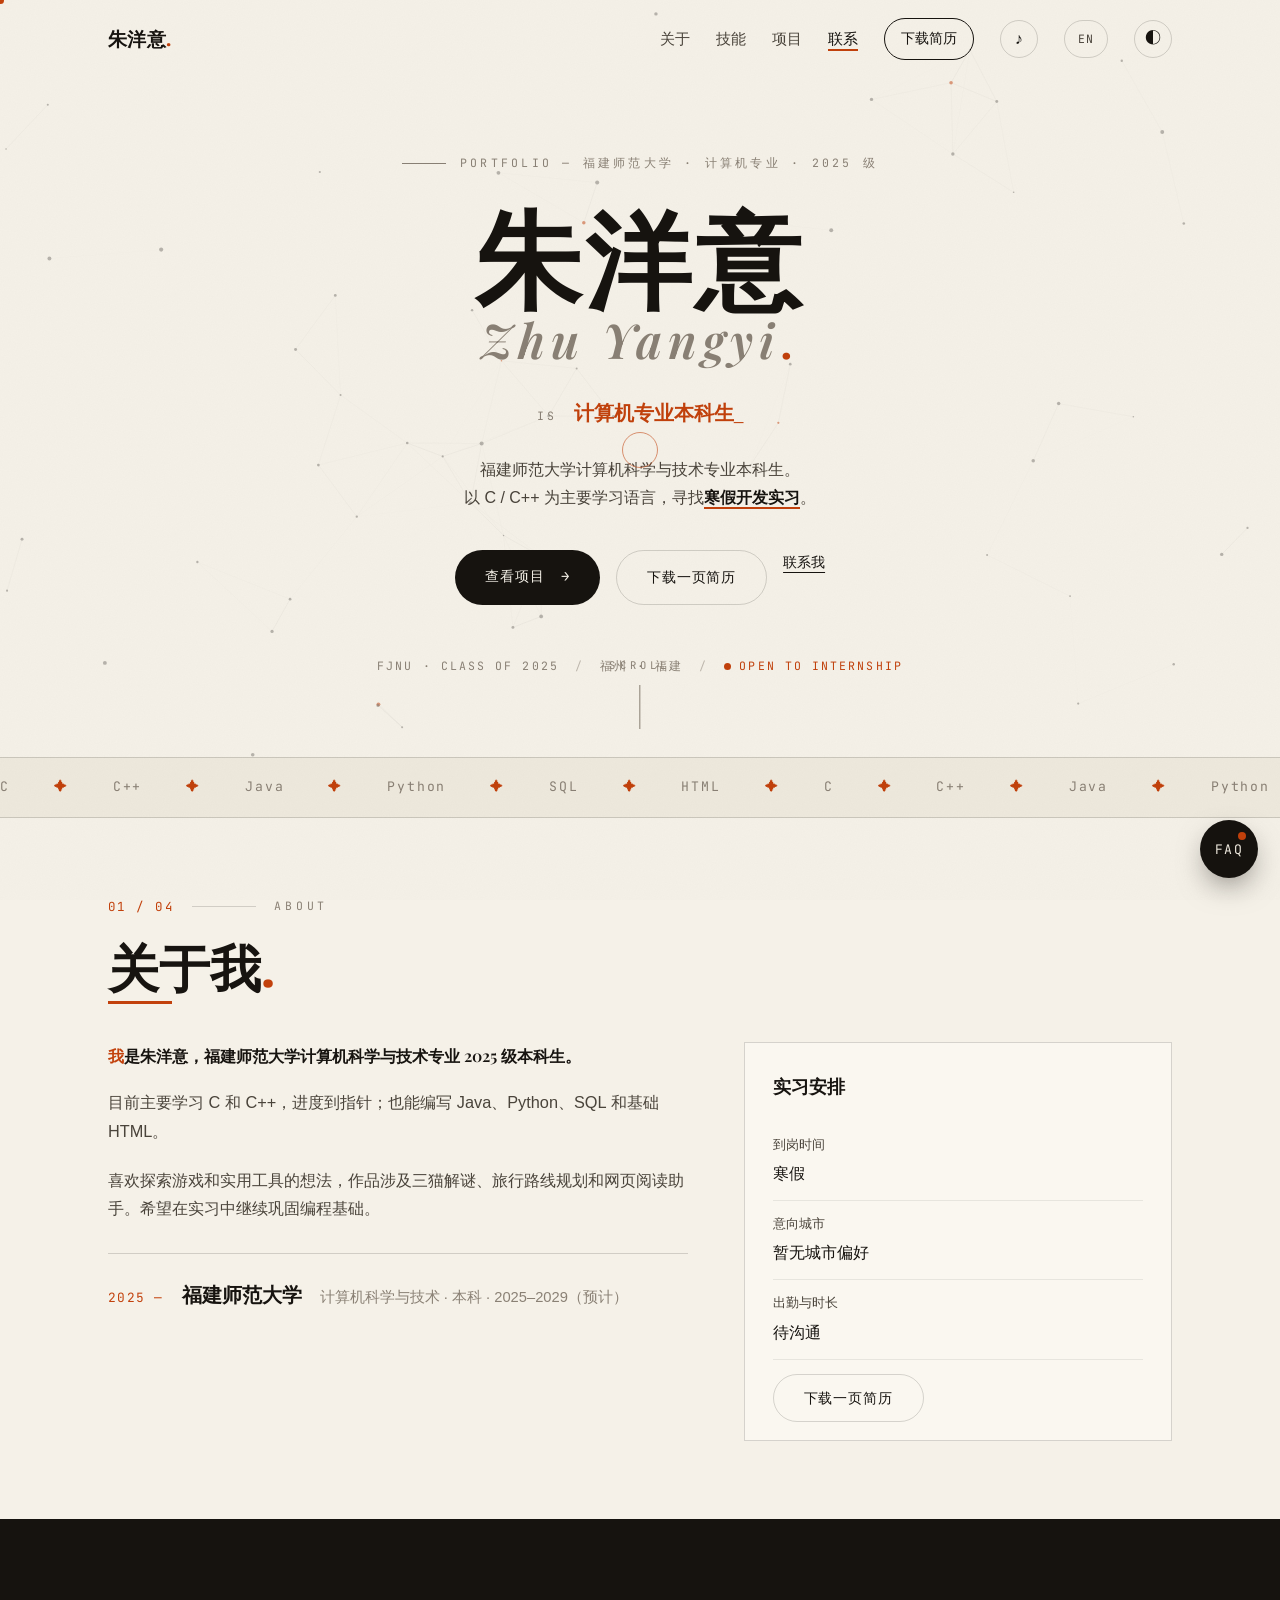
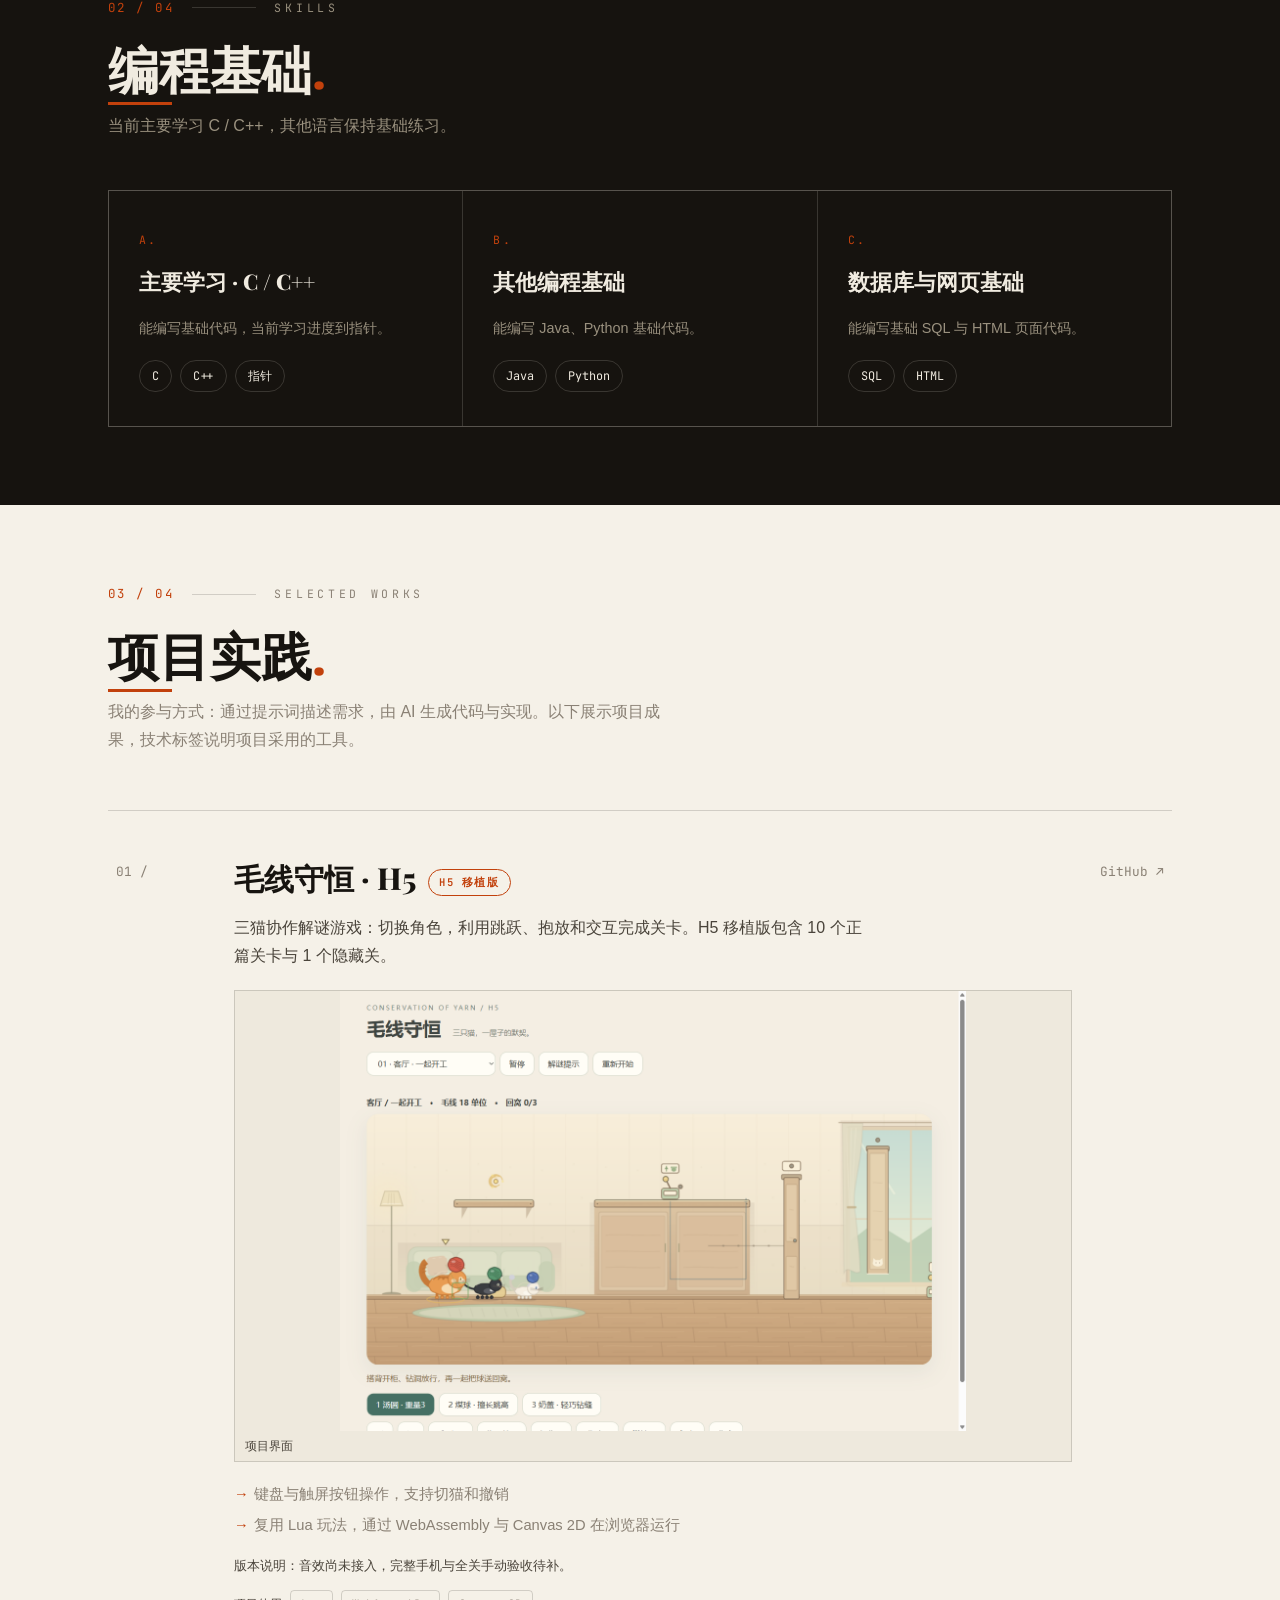
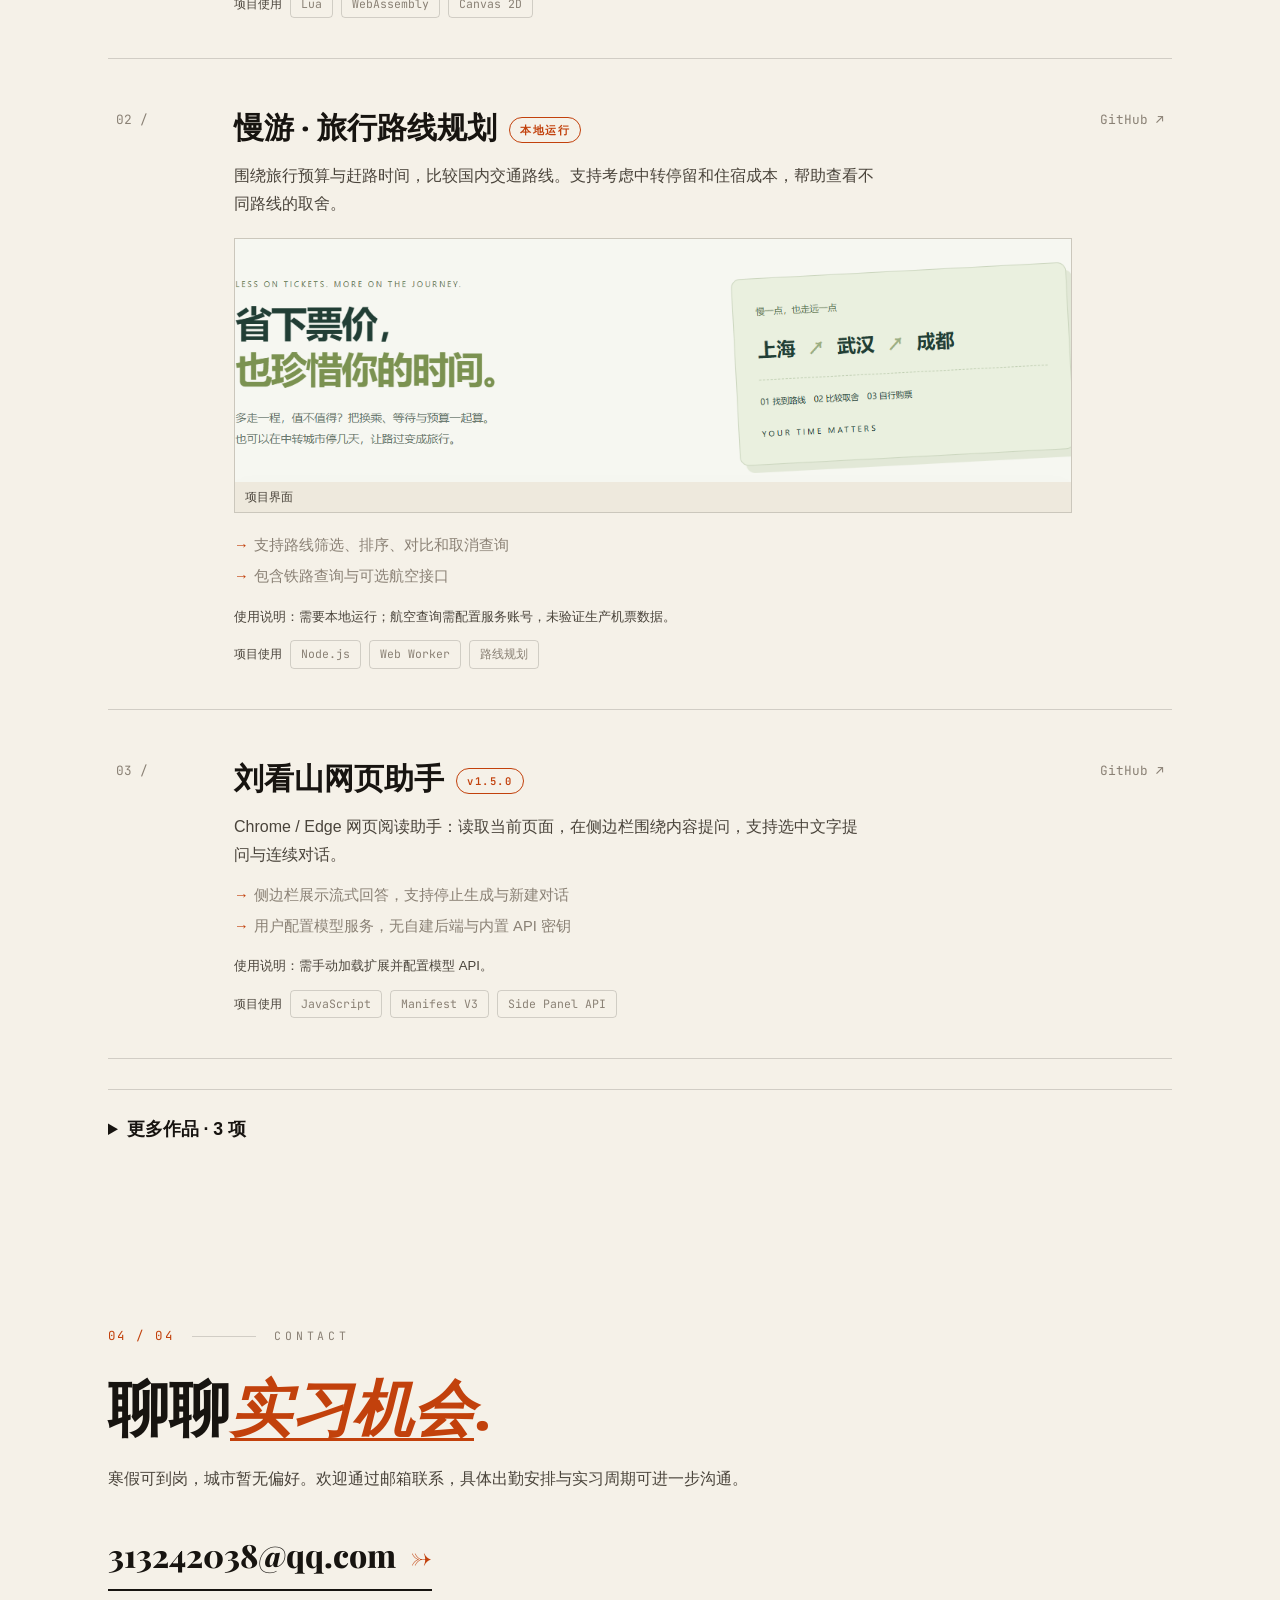
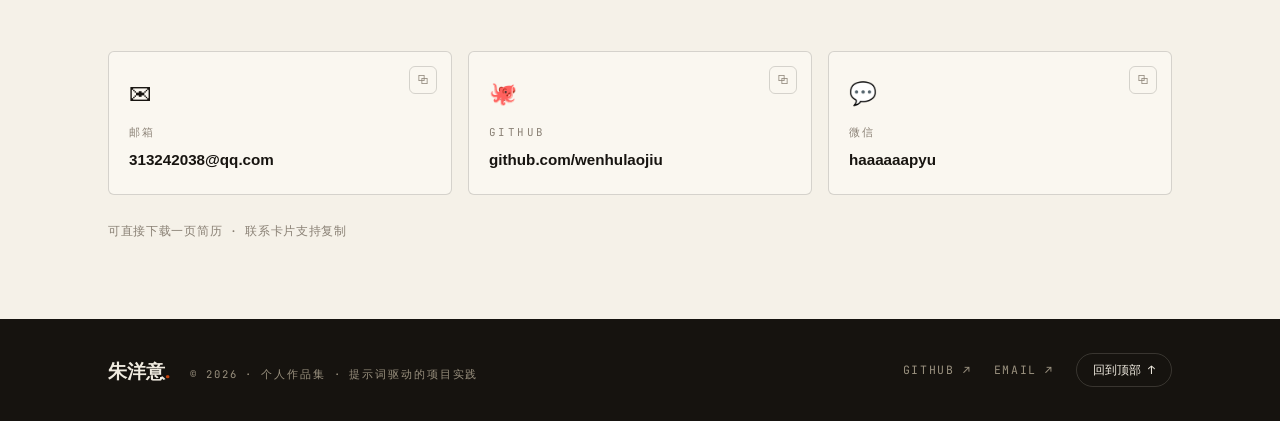
<file: index.html>
<!DOCTYPE html>
<html lang="zh-CN" data-theme="light">
<head>
  <meta charset="UTF-8" />
  <meta name="viewport" content="width=device-width, initial-scale=1.0" />
  <title>朱洋意 · 福建师范大学 · 计算机专业 | 个人作品集</title>
  <meta name="description" content="朱洋意，福建师范大学计算机专业本科生。C/C++ 基础与指针学习，提示词驱动的 AI 项目实践，寒假可到岗。" />
  <meta name="author" content="朱洋意" />
  <!-- 社交分享（微信/LinkedIn/X 卡片） -->
  <meta property="og:type" content="website" />
  <meta property="og:title" content="朱洋意 · 个人作品集 | Zhu Yangyi Portfolio" />
  <meta property="og:description" content="C/C++ 基础与指针学习 · 提示词驱动项目实践 · 寒假可到岗" />
  <meta property="og:url" content="https://wenhulaojiu.github.io/portfolio/" />
  <meta name="twitter:card" content="summary_large_image" />
  <meta name="twitter:image" content="https://wenhulaojiu.github.io/portfolio/og.png" />
  <meta property="og:image" content="https://wenhulaojiu.github.io/portfolio/og.png" />
  <meta property="og:image:width" content="1200" />
  <meta property="og:image:height" content="630" />
  <meta property="og:image:alt" content="朱洋意个人作品集 — 编辑风格站点，AI 辅助项目实践" />
  <meta name="theme-color" content="#f5f1e8" media="(prefers-color-scheme: light)" />
  <meta name="theme-color" content="#16130f" media="(prefers-color-scheme: dark)" />
  <link rel="canonical" href="https://wenhulaojiu.github.io/portfolio/" />
  <link rel="icon" href="data:image/svg+xml,<svg xmlns='http://www.w3.org/2000/svg' viewBox='0 0 100 100'><rect width='100' height='100' rx='18' fill='%2316130F'/><text x='50' y='68' font-size='52' text-anchor='middle' fill='%23F5F1E8' font-family='serif' font-weight='bold'>朱</text></svg>" />
  <!-- 字体自托管（Playfair Display + JetBrains Mono，共 ~570KB，浏览器缓存一次）；
       中文衬线走系统宋体（Songti SC / SimSun），无任何外部字体请求 -->
  <link rel="preload" href="fonts/f2.woff" as="font" type="font/woff" crossorigin />
  <link rel="preload" href="fonts/f4.woff" as="font" type="font/woff" crossorigin />
  <link rel="stylesheet" href="fonts/fonts.css" />
  <link rel="stylesheet" href="css/style.css" />
  <noscript><style>.reveal,.reveal-up{opacity:1!important;transform:none!important}.preloader{display:none!important}</style></noscript>
</head>
<body>

  <!-- 顶部阅读进度条 -->
  <div class="progress-bar" id="progressBar"></div>

  <!-- 开场载入动画 -->
  <div class="preloader" id="preloader">
    <div class="preloader-name">
      <span style="--i:0">朱</span><span style="--i:1">洋</span><span style="--i:2">意</span>
    </div>
    <div class="preloader-sub">PORTFOLIO · 2026</div>
  </div>

  <!-- ===== 导航 ===== -->
  <nav class="nav" id="nav">
    <div class="nav-inner">
      <a href="#top" class="nav-logo" data-i18n="nav.logo">朱洋意<span class="nav-logo-dot">.</span></a>
      <div class="nav-right">
        <ul class="nav-links" id="navLinks">
          <li><a href="#about" data-nav="about" data-i18n="nav.about">关于</a></li>
          <li><a href="#skills" data-nav="skills" data-i18n="nav.skills">技能</a></li>
          <li><a href="#projects" data-nav="projects" data-i18n="nav.projects">项目</a></li>
          <li><a href="#contact" data-nav="contact" data-i18n="nav.contact">联系</a></li>
        </ul>
        <a href="resume.pdf" download="朱洋意-简历.pdf" class="nav-cta" data-i18n="nav.cta">下载简历</a>
        <button class="music-btn" id="musicBtn" aria-pressed="false" aria-label="背景音乐" data-i18n-title="ui.music" title="背景音乐（点击开关）">
          <span class="music-icon">♪</span>
          <span class="eq" aria-hidden="true"><i></i><i></i><i></i></span>
        </button>
        <button class="lang-btn mono" id="langBtn" aria-label="切换语言 / Switch language" title="切换语言 / Switch language">EN</button>
        <button class="theme-toggle" id="themeToggle" aria-label="切换主题" title="切换主题">
          <span class="theme-icon">◐</span>
        </button>
        <button class="hamburger" id="hamburger" aria-label="菜单"><span></span><span></span></button>
      </div>
    </div>
  </nav>

  <!-- ===== HERO ===== -->
  <header class="hero" id="top">
    <canvas id="constellation"></canvas>
    <div class="hero-inner">
      <p class="hero-eyebrow mono"><span class="hero-rule"></span><span data-i18n="hero.eyebrow">PORTFOLIO — 福建师范大学 · 计算机专业 · 2025 级</span></p>
      <h1 class="hero-name serif">
        <span class="hero-line reveal-up" style="--d:.05s">朱洋意</span>
        <span class="hero-line hero-line-en reveal-up" style="--d:.18s">Zhu&nbsp;Yangyi<span class="hero-amp">.</span></span>
      </h1>
      <p class="hero-typing reveal-up" style="--d:.3s">
        <span class="mono hero-typing-label" data-i18n="hero.typingLabel">IS</span>
        <span class="typing serif" id="typing"></span><span class="cursor">_</span>
      </p>
      <p class="hero-desc reveal-up" style="--d:.42s" data-i18n="hero.desc">福建师范大学计算机科学与技术专业本科生。<br />以 C / C++ 为主要学习语言，寻找<strong>寒假开发实习</strong>。</p>
      <div class="hero-actions reveal-up" style="--d:.54s">
        <a href="#projects" class="btn btn-solid" data-i18n="hero.cta1">查看项目 <span class="btn-arrow">→</span></a>
        <a href="resume.pdf" download="朱洋意-简历.pdf" class="btn btn-line" data-i18n="hero.cta2">下载一页简历</a>
        <a href="#contact" class="hero-contact" data-i18n="hero.cta3">联系我</a>
      </div>
      <div class="hero-meta mono reveal-up" style="--d:.66s">
        <span>FJNU · CLASS OF 2025</span><i>/</i>
        <span data-i18n="hero.meta2">福州 · 福建</span><i>/</i>
        <span class="hero-status"><em class="pulse"></em>OPEN TO INTERNSHIP</span>
      </div>
    </div>
    <a class="scroll-hint mono" href="#about">SCROLL<span class="scroll-line"></span></a>
  </header>

  <!-- ===== 技术栈跑马灯 ===== -->
  <div class="marquee" aria-hidden="true">
    <div class="marquee-track" id="marqueeTrack"></div>
  </div>

  <main id="main">

    <!-- ===== 01 关于 ===== -->
    <section class="section section-cream" id="about">
      <div class="container">
        <div class="sec-head">
          <span class="sec-no mono">01 / 04</span>
          <span class="sec-rule"></span>
          <span class="sec-label mono">ABOUT</span>
        </div>
        <h2 class="sec-title serif reveal" data-i18n="about.title">关于我<span class="sec-title-dot">.</span></h2>

        <div class="about-grid">
          <div class="about-copy reveal">
            <p class="about-lede serif" data-i18n="about.lede">我是朱洋意，福建师范大学计算机科学与技术专业 2025 级本科生。</p>
            <p data-i18n="about.p1">目前主要学习 C 和 C++，进度到指针；也能编写 Java、Python、SQL 和基础 HTML。</p>
            <p data-i18n="about.p2">喜欢探索游戏和实用工具的想法，作品涉及三猫解谜、旅行路线规划和网页阅读助手。希望在实习中继续巩固编程基础。</p>
            <div class="about-edu">
              <div class="edu-item">
                <span class="edu-year mono">2025 —</span>
                <span class="edu-school serif" data-i18n="about.eduSchool">福建师范大学</span>
                <span class="edu-major" data-i18n="about.eduMajor">计算机科学与技术 · 本科 · 2025–2029（预计）</span>
              </div>
            </div>
          </div>

          <aside class="availability-card reveal">
 <h3 data-i18n="availability.title">实习安排</h3>
 <dl><div><dt data-i18n="availability.startLabel">到岗时间</dt><dd data-i18n="availability.start">寒假</dd></div>
 <div><dt data-i18n="availability.cityLabel">意向城市</dt><dd data-i18n="availability.city">暂无城市偏好</dd></div>
 <div><dt data-i18n="availability.scheduleLabel">出勤与时长</dt><dd data-i18n="availability.schedule">待沟通</dd></div></dl>
 <a href="resume.pdf" download="朱洋意-简历.pdf" class="btn btn-line" data-i18n="hero.cta2">下载一页简历</a>
 </aside></div></div></section>

    <!-- ===== 02 技能（深色） ===== -->
    <section class="section section-ink" id="skills">
      <div class="container">
        <div class="sec-head sec-head-dark">
          <span class="sec-no mono">02 / 04</span>
          <span class="sec-rule"></span>
          <span class="sec-label mono">SKILLS</span>
        </div>
        <h2 class="sec-title serif reveal" data-i18n="skills.title">编程基础<span class="sec-title-dot">.</span></h2>
        <p class="sec-sub reveal" data-i18n="skills.sub">当前主要学习 C / C++，其他语言保持基础练习。</p>
        <div class="skills-grid" id="skillsGrid"></div>
      </div>
    </section>

    <!-- ===== 03 项目 ===== -->
    <section class="section section-cream" id="projects">
      <div class="container">
        <div class="sec-head">
          <span class="sec-no mono">03 / 04</span>
          <span class="sec-rule"></span>
          <span class="sec-label mono">SELECTED WORKS</span>
        </div>
        <h2 class="sec-title serif reveal" data-i18n="projects.title">项目实践<span class="sec-title-dot">.</span></h2>
        <p class="sec-sub reveal" data-i18n="projects.sub">我的参与方式：通过提示词描述需求，由 AI 生成代码与实现。以下展示项目成果，技术标签说明项目采用的工具。</p>
        <div class="projects-list" id="projectsList"></div><noscript><p>请启用 JavaScript 查看项目卡片，或直接<a href="resume.pdf">下载一页简历</a>、<a href="https://github.com/wenhulaojiu">查看 GitHub</a>。</p></noscript>
        <details class="more-projects" id="moreProjects"><summary data-i18n="projects.more">更多作品 · 3 项</summary><div id="moreProjectsList"></div></details>
      </div>
    </section>

    <!-- ===== 04 数据带（深色） ===== -->
    

    <!-- ===== 05 联系 ===== -->
    <section class="section section-cream contact-section" id="contact">
      <div class="container">
        <div class="sec-head">
          <span class="sec-no mono">04 / 04</span>
          <span class="sec-rule"></span>
          <span class="sec-label mono">CONTACT</span>
        </div>
        <h2 class="contact-title serif reveal" data-i18n="contact.title">聊聊<em>实习机会</em><span class="sec-title-dot">.</span></h2>
        <p class="contact-sub reveal" data-i18n="contact.sub">寒假可到岗，城市暂无偏好。欢迎通过邮箱联系，具体出勤安排与实习周期可进一步沟通。</p>
        <a class="contact-mail serif reveal" href="mailto:313242038@qq.com">313242038@qq.com<span class="mail-arrow">→</span></a>

        <div class="contact-grid reveal" id="contactGrid"></div>
        <p class="contact-note mono reveal" data-i18n="contact.note">可直接下载一页简历 · 联系卡片支持复制</p>
      </div>
    </section>
  </main>

  <!-- ===== 页脚（深色） ===== -->
  <footer class="footer">
    <div class="container footer-inner">
      <div class="footer-left">
        <span class="footer-logo serif" data-i18n="footer.logo">朱洋意<span class="footer-dot">.</span></span>
        <span class="mono footer-meta">© <span id="year"></span><span aria-hidden="true"> · </span><span data-i18n="footer.note">个人作品集 · 提示词驱动的项目实践</span></span>
      </div>
      <div class="footer-right mono">
        <a href="https://github.com/wenhulaojiu" target="_blank" rel="noopener">GITHUB ↗</a>
        <a href="mailto:313242038@qq.com">EMAIL ↗</a>
        <button class="back-top" id="backTop" data-i18n="ui.backTop">回到顶部 ↑</button>
      </div>
    </div>
  </footer>

  <!-- ===== 作品集问答 ===== -->
  <button class="chat-fab mono" id="chatFab" aria-label="作品集问答">FAQ<span class="fab-dot"></span></button>
  <div class="chat-panel" id="chatPanel" role="dialog" aria-label="作品集问答">
    <div class="chat-head">
      <div>
        <div class="chat-title serif" data-i18n="chat.title">作品集问答</div>
        <div class="chat-sub mono"><em class="pulse"></em>ASK ME ABOUT ZHU YANGYI</div>
      </div>
      <button class="chat-close" id="chatClose" aria-label="关闭">×</button>
    </div>
    <div class="chat-msgs" id="chatMsgs"></div>
    <div class="chat-chips" id="chatChips"></div>
    <form class="chat-form" id="chatForm">
      <input type="text" id="chatInput" data-i18n-ph="chat.ph" placeholder="问我任何关于他的问题…" autocomplete="off" />
      <button type="submit" class="chat-send mono" aria-label="发送">→</button>
    </form>
  </div>

  <!-- 复制成功提示 -->
  <div class="toast mono" id="toast" data-i18n="toast">已复制到剪贴板 ✓</div>

  <script src="js/data.js"></script>
  <script src="js/i18n.js"></script>
  <script src="js/main.js"></script>
</body>
</html>
</file>
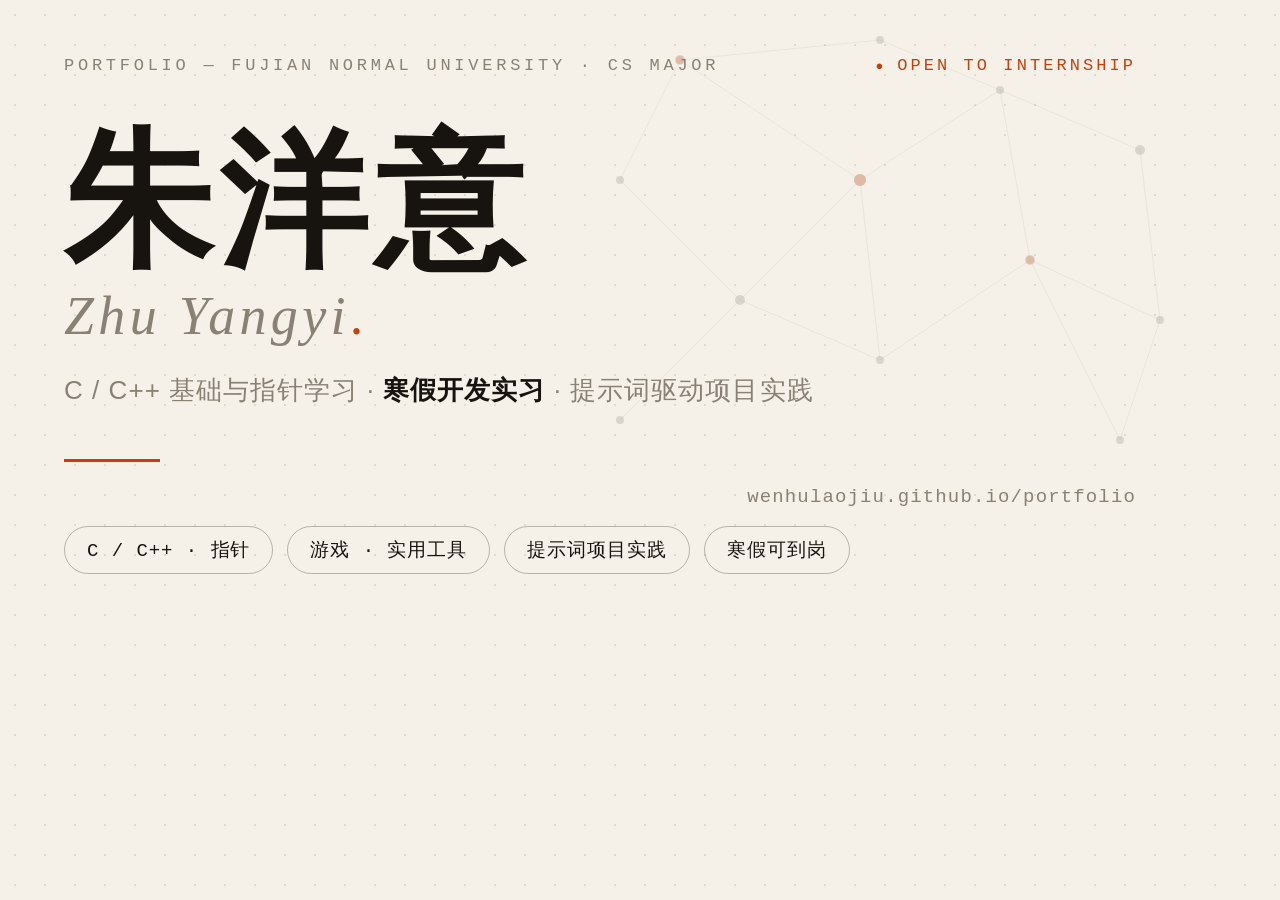
<file: og.html>
<!DOCTYPE html>
<html lang="zh-CN">
<head>
<meta charset="UTF-8" />
<style>
  :root {
    --paper: #f5f1e8;
    --ink: #171410;
    --ink-mute: #8a8175;
    --amber: #c2410c;
    --serif: "Songti SC", "STSong", "SimSun", Georgia, serif;
    --sans: "PingFang SC", "Microsoft YaHei", sans-serif;
    --mono: Consolas, "Courier New", monospace;
  }
  * { margin: 0; padding: 0; box-sizing: border-box; }
  html, body { width: 1200px; height: 630px; overflow: hidden; }
  body {
    position: relative;
    background: var(--paper);
    background-image: radial-gradient(rgba(23,20,16,0.10) 1px, transparent 1px);
    background-size: 30px 30px;
    color: var(--ink);
    font-family: var(--sans);
    padding: 56px 64px;
    display: flex; flex-direction: column; justify-content: space-between;
  }
  svg.stars { position: absolute; top: 0; right: 0; opacity: 0.35; }
  .top { display: flex; justify-content: space-between; align-items: center; position: relative; z-index: 2; }
  .eyebrow { font-family: var(--mono); font-size: 17px; letter-spacing: 0.22em; color: var(--ink-mute); }
  .status { font-family: var(--mono); font-size: 17px; letter-spacing: 0.18em; color: var(--amber); }
  .status::before { content: "● "; font-size: 13px; }
  .middle { position: relative; z-index: 2; }
  .name {
    font-family: var(--serif); font-weight: 900;
    font-size: 148px; line-height: 1.04; letter-spacing: 0.05em;
  }
  .latin {
    font-family: Georgia, "Times New Roman", serif; font-style: italic;
    font-size: 54px; color: var(--ink-mute); letter-spacing: 0.08em; margin-top: 6px;
  }
  .latin b { color: var(--amber); font-style: normal; font-weight: 400; }
  .tagline { margin-top: 26px; font-size: 26px; color: var(--ink-mute); letter-spacing: 0.04em; }
  .tagline strong { color: var(--ink); font-weight: 600; }
  .bottom { position: relative; z-index: 2; }
  .rule { height: 3px; width: 96px; background: var(--amber); margin-bottom: 24px; }
  .url-line { text-align: right; font-family: var(--mono); font-size: 19px; color: var(--ink-mute); letter-spacing: 0.06em; margin-bottom: 18px; }
  .chips { display: flex; gap: 14px; }
  .chip {
    font-family: var(--mono); font-size: 19px; letter-spacing: 0.05em;
    padding: 10px 22px; border: 1.5px solid rgba(23,20,16,0.28); border-radius: 999px;
    color: var(--ink);
  }
</style>
</head>
<body>
  <svg class="stars" width="640" height="500" viewBox="0 0 640 500" fill="none">
    <g stroke="#171410" stroke-opacity="0.14" stroke-width="1">
      <path d="M60 420 L180 300 L320 360 L300 180 L180 300"/>
      <path d="M320 360 L470 260 L440 90 L300 180"/>
      <path d="M470 260 L600 320 L580 150 L440 90"/>
      <path d="M600 320 L560 440 L470 260"/>
      <path d="M180 300 L60 180 L120 60 L300 180"/>
      <path d="M440 90 L320 40 L120 60"/>
    </g>
    <g fill="#171410" fill-opacity="0.35">
      <circle cx="60" cy="420" r="4"/><circle cx="180" cy="300" r="5"/><circle cx="320" cy="360" r="4"/>
      <circle cx="300" cy="180" r="6"/><circle cx="470" cy="260" r="5"/><circle cx="440" cy="90" r="4"/>
      <circle cx="600" cy="320" r="4"/><circle cx="580" cy="150" r="5"/><circle cx="560" cy="440" r="4"/>
      <circle cx="60" cy="180" r="4"/><circle cx="120" cy="60" r="5"/><circle cx="320" cy="40" r="4"/>
    </g>
    <g fill="#c2410c" fill-opacity="0.8">
      <circle cx="300" cy="180" r="6"/><circle cx="470" cy="260" r="4"/><circle cx="120" cy="60" r="4"/>
    </g>
  </svg>

  <div class="top">
    <span class="eyebrow">PORTFOLIO — FUJIAN NORMAL UNIVERSITY · CS MAJOR</span>
    <span class="status">OPEN TO INTERNSHIP</span>
  </div>

  <div class="middle">
    <div class="name">朱洋意</div>
    <div class="latin">Zhu Yangyi<b>.</b></div>
    <div class="tagline">C / C++ 基础与指针学习 · <strong>寒假开发实习</strong> · 提示词驱动项目实践</div>
  </div>

  <div class="bottom">
    <div class="rule"></div>
    <div class="url-line">wenhulaojiu.github.io/portfolio</div>
    <div class="chips">
      <span class="chip">C / C++ · 指针</span>
      <span class="chip">游戏 · 实用工具</span>
      <span class="chip">提示词项目实践</span>
      <span class="chip">寒假可到岗</span>
    </div>
  </div>
</body>
</html>
</file>
<file: fonts/fonts.css>
﻿@font-face {
  font-family: 'Playfair Display';
  font-style: italic;
  font-weight: 600;
  font-display: swap;
  src: url(./f1.woff) format('woff');
}
@font-face {
  font-family: 'Playfair Display';
  font-style: normal;
  font-weight: 600;
  font-display: swap;
  src: url(./f2.woff) format('woff');
}
@font-face {
  font-family: 'Playfair Display';
  font-style: normal;
  font-weight: 800;
  font-display: swap;
  src: url(./f3.woff) format('woff');
}

@font-face {
  font-family: 'JetBrains Mono';
  font-style: normal;
  font-weight: 400;
  font-display: swap;
  src: url(./f4.woff) format('woff');
}
@font-face {
  font-family: 'JetBrains Mono';
  font-style: normal;
  font-weight: 600;
  font-display: swap;
  src: url(./f5.woff) format('woff');
}
</file>
<file: css/style.css>
/* ============================================================
   朱洋意 · 个人作品集
   风格：编辑部 / 研究报告 — 米白纸感与深炭黑交替、衬线大标题、
        等宽小标签、琥珀橙点缀、星座连线背景
   主题：light = 米白纸（默认，参考图风格）；dark = 反转
   ============================================================ */

:root {
  /* 米白主题（默认） */
  --paper: #f5f1e8;
  --paper-2: #eee9dd;
  --ink: #171410;
  --ink-soft: #4a443b;
  --ink-mute: #8a8175;
  --line: rgba(23, 20, 16, 0.16);
  --line-soft: rgba(23, 20, 16, 0.08);
  --amber: #c2410c;
  --amber-soft: rgba(194, 65, 12, 0.1);
  --card: #faf7f0;
  --card-hover: #ffffff;
  --nav-bg: rgba(245, 241, 232, 0.82);

  /* 深色区块直接用固定色（两种主题下都保持参考图的深炭色带） */
  --dark-bg: #16130f;
  --dark-text: #f0ebe0;
  --dark-mute: #9a917f;
  --dark-line: rgba(240, 235, 224, 0.16);

  --serif: "Playfair Display", "Songti SC", "STSong", "SimSun", Georgia, serif;
  --sans: "PingFang SC", "Microsoft YaHei", -apple-system, "Segoe UI", sans-serif;
  --mono: "JetBrains Mono", Consolas, "Courier New", monospace;

  --ease: cubic-bezier(0.22, 1, 0.36, 1);
}

/* 深色主题：把纸感整体反转 */
[data-theme="dark"] {
  --paper: #16130f;
  --paper-2: #1c1813;
  --ink: #ece7db;
  --ink-soft: #c4bcaa;
  --ink-mute: #877e6d;
  --line: rgba(236, 231, 219, 0.18);
  --line-soft: rgba(236, 231, 219, 0.09);
  --amber: #e8763c;
  --amber-soft: rgba(232, 118, 60, 0.12);
  --card: #1e1a14;
  --card-hover: #25201a;
  --nav-bg: rgba(22, 19, 15, 0.82);
  --dark-bg: #100e0b;
}

* { margin: 0; padding: 0; box-sizing: border-box; }

html { scroll-behavior: smooth; overflow-x: hidden; }

body {
  font-family: var(--sans);
  background: var(--paper);
  color: var(--ink);
  line-height: 1.75;
  overflow-x: hidden;
  transition: background 0.35s var(--ease), color 0.35s var(--ease);
  /* 极淡的纸张噪点 */
  background-image: radial-gradient(var(--line-soft) 0.5px, transparent 0.5px);
  background-size: 26px 26px;
}

.serif { font-family: var(--serif); }
.mono { font-family: var(--mono); }

::selection { background: var(--amber); color: #fff; }

a { color: inherit; text-decoration: none; }
button { font-family: inherit; }

.container { max-width: 1120px; margin: 0 auto; padding: 0 28px; }

/* ============ 进度条 ============ */
.progress-bar {
  position: fixed; top: 0; left: 0; height: 3px; width: 0%;
  background: var(--amber); z-index: 400; transition: width 0.1s linear;
}

/* ============ 开场动画 ============ */
.preloader {
  position: fixed; inset: 0; z-index: 500; background: #16130f;
  display: flex; flex-direction: column; align-items: center; justify-content: center;
  gap: 18px; transition: opacity 0.6s var(--ease), visibility 0.6s;
}
.preloader.done { opacity: 0; visibility: hidden; }
.preloader-name { display: flex; gap: 6px; }
.preloader-name span {
  font-family: var(--serif); font-size: clamp(3rem, 8vw, 5rem); font-weight: 900;
  color: #f0ebe0; opacity: 0; animation: preIn 0.7s var(--ease) forwards;
  animation-delay: calc(0.16s * var(--i));
}
@keyframes preIn {
  from { opacity: 0; transform: translateY(26px) rotate(2deg); }
  to { opacity: 1; transform: translateY(0) rotate(0); }
}
.preloader-sub {
  font-family: var(--mono); font-size: 0.75rem; letter-spacing: 0.35em; color: #9a917f;
  opacity: 0; animation: preIn 0.6s 0.55s var(--ease) forwards;
}

/* ============ 导航 ============ */
.nav {
  position: fixed; top: 0; left: 0; right: 0; z-index: 300;
  border-bottom: 1px solid transparent;
  transition: background 0.3s, border-color 0.3s;
}
.nav.scrolled {
  background: var(--nav-bg);
  backdrop-filter: blur(14px);
  -webkit-backdrop-filter: blur(14px);
  border-color: var(--line);
}
.nav-inner {
  max-width: 1120px; margin: 0 auto; padding: 18px 28px;
  display: flex; align-items: center; justify-content: space-between; gap: 20px;
}
.nav-logo {
  font-family: var(--serif); font-weight: 900; font-size: 1.2rem; letter-spacing: 0.02em;
}
.nav-logo-dot { color: var(--amber); }
.nav-right { display: flex; align-items: center; gap: 26px; }
.nav-links { display: flex; gap: 26px; list-style: none; }
.nav-links a {
  font-size: 0.92rem; color: var(--ink-soft); position: relative; padding: 4px 0;
  transition: color 0.2s;
}
.nav-links a::after {
  content: ""; position: absolute; left: 0; bottom: 0; height: 1.5px; width: 0;
  background: var(--amber); transition: width 0.25s var(--ease);
}
.nav-links a:hover, .nav-links a.active { color: var(--ink); }
.nav-links a:hover::after, .nav-links a.active::after { width: 100%; }
.nav-cta {
  font-size: 0.85rem; font-family: var(--mono); color: var(--ink);
  border: 1px solid var(--ink); padding: 8px 16px; border-radius: 999px;
  transition: all 0.25s var(--ease); white-space: nowrap;
}
.nav-cta:hover { background: var(--amber); border-color: var(--amber); color: #fff; }
.theme-toggle {
  width: 38px; height: 38px; border-radius: 50%; cursor: pointer;
  background: transparent; border: 1px solid var(--line); color: var(--ink);
  font-size: 1rem; transition: all 0.25s;
}
.theme-toggle:hover { border-color: var(--amber); color: var(--amber); transform: rotate(180deg); }
.hamburger { display: none; background: none; border: none; cursor: pointer; padding: 8px; }
.hamburger span { display: block; width: 22px; height: 2px; background: var(--ink); margin: 5px 0; transition: 0.3s; }
.hamburger.open span:nth-child(1) { transform: translateY(7px) rotate(45deg); }
.hamburger.open span:nth-child(2) { transform: translateY(-7px) rotate(-45deg); }

/* ============ HERO ============ */
.hero {
  position: relative; min-height: 100svh;
  display: flex; align-items: center; justify-content: center;
  padding: 130px 28px 90px; overflow: hidden;
}
#constellation {
  position: absolute; inset: 0; width: 100%; height: 100%;
  opacity: 0.55; pointer-events: none;
}
.hero-inner { position: relative; z-index: 2; max-width: 880px; text-align: center; }
.hero-eyebrow {
  display: inline-flex; align-items: center; gap: 14px;
  font-size: 0.72rem; letter-spacing: 0.28em; color: var(--ink-mute);
  text-transform: uppercase; margin-bottom: 26px;
}
.hero-rule { display: inline-block; width: 44px; height: 1px; background: var(--ink-mute); }
.hero-name { display: flex; flex-direction: column; gap: 2px; }
.hero-line {
  font-size: clamp(3.4rem, 10vw, 6.6rem); font-weight: 900; line-height: 1.06;
  letter-spacing: 0.04em;
}
.hero-line-en {
  font-size: clamp(1.7rem, 4.6vw, 3rem); font-weight: 600;
  font-style: italic; color: var(--ink-mute); letter-spacing: 0.12em;
}
.hero-amp { color: var(--amber); font-style: normal; }
.hero-typing { margin-top: 30px; font-size: 1.05rem; color: var(--ink-soft); }
.hero-typing-label { font-size: 0.72rem; letter-spacing: 0.3em; color: var(--ink-mute); margin-right: 12px; }
.typing { color: var(--amber); font-weight: 600; font-size: 1.25rem; }
.cursor { color: var(--amber); animation: blink 0.9s step-end infinite; }
@keyframes blink { 50% { opacity: 0; } }
.hero-desc { margin: 26px auto 0; max-width: 620px; color: var(--ink-soft); }
.hero-desc strong { color: var(--ink); border-bottom: 2px solid var(--amber); padding-bottom: 1px; }
.hero-actions { margin-top: 38px; display: flex; gap: 16px; justify-content: center; flex-wrap: wrap; }
.btn {
  font-family: var(--mono); font-size: 0.88rem; letter-spacing: 0.06em;
  padding: 14px 30px; border-radius: 999px; transition: all 0.25s var(--ease);
}
.btn-solid { background: var(--ink); color: var(--paper); }
.btn-solid .btn-arrow { display: inline-block; margin-left: 8px; transition: transform 0.25s var(--ease); }
.btn-solid:hover { background: var(--amber); color: #fff; }
.btn-solid:hover .btn-arrow { transform: translateX(5px); }
.btn-line { border: 1px solid var(--line); color: var(--ink); }
.btn-line:hover { border-color: var(--ink); background: var(--amber-soft); }
.hero-meta {
  margin-top: 52px; display: flex; justify-content: center; align-items: center;
  gap: 16px; flex-wrap: wrap; font-size: 0.72rem; letter-spacing: 0.18em; color: var(--ink-mute);
}
.hero-meta i { font-style: normal; opacity: 0.5; }
.hero-status { color: var(--amber); display: inline-flex; align-items: center; gap: 8px; }
.pulse {
  width: 7px; height: 7px; border-radius: 50%; background: var(--amber);
  display: inline-block; animation: pulse 1.8s ease-in-out infinite;
}
@keyframes pulse {
  0%, 100% { box-shadow: 0 0 0 0 rgba(194, 65, 12, 0.45); }
  60% { box-shadow: 0 0 0 9px rgba(194, 65, 12, 0); }
}
.scroll-hint {
  position: absolute; bottom: 28px; left: 50%; transform: translateX(-50%);
  font-size: 0.66rem; letter-spacing: 0.4em; color: var(--ink-mute);
  display: flex; flex-direction: column; align-items: center; gap: 10px; z-index: 2;
}
.scroll-line { width: 1px; height: 44px; background: var(--ink-mute); position: relative; overflow: hidden; }
.scroll-line::after {
  content: ""; position: absolute; top: -50%; left: 0; width: 100%; height: 50%;
  background: var(--amber); animation: drip 1.8s var(--ease) infinite;
}
@keyframes drip { to { top: 110%; } }

/* 进入动画 */
.reveal-up { opacity: 0; transform: translateY(30px); animation: rise 0.9s var(--ease) forwards; animation-delay: var(--d, 0s); }
@keyframes rise { to { opacity: 1; transform: translateY(0); } }
.reveal { opacity: 0; transform: translateY(34px); transition: opacity 0.8s var(--ease), transform 0.8s var(--ease); transition-delay: var(--d, 0s); }
.reveal.visible { opacity: 1; transform: translateY(0); }

/* ============ 跑马灯 ============ */
.marquee {
  border-top: 1px solid var(--line); border-bottom: 1px solid var(--line);
  overflow: hidden; padding: 18px 0; background: var(--paper-2);
}
.marquee-track {
  display: flex; gap: 44px; width: max-content;
  animation: marquee 30s linear infinite;
}
.marquee:hover .marquee-track { animation-play-state: paused; }
.marquee-item {
  font-family: var(--mono); font-size: 0.82rem; letter-spacing: 0.14em;
  color: var(--ink-mute); white-space: nowrap; display: flex; align-items: center; gap: 44px;
}
.marquee-item b { color: var(--amber); font-weight: 400; }
@keyframes marquee { to { transform: translateX(-50%); } }

/* ============ 分节通用 ============ */
.section { padding: 110px 0; }
.section-cream { background: var(--paper); }
.section-ink {
  background: var(--dark-bg); color: var(--dark-text);
  background-image: radial-gradient(var(--dark-line) 0.5px, transparent 0.5px);
  background-size: 26px 26px;
}
.sec-head { display: flex; align-items: center; gap: 18px; margin-bottom: 20px; }
.sec-no { font-size: 0.78rem; letter-spacing: 0.2em; color: var(--amber); }
.sec-rule { flex: 0 0 64px; height: 1px; background: var(--line); }
.section-ink .sec-rule { background: var(--dark-line); }
.sec-label { font-size: 0.72rem; letter-spacing: 0.32em; color: var(--ink-mute); }
.section-ink .sec-label { color: var(--dark-mute); }
.sec-title { font-size: clamp(2.1rem, 5vw, 3.2rem); font-weight: 900; line-height: 1.15; }
.sec-title-dot { color: var(--amber); }
.sec-sub { margin-top: 14px; color: var(--ink-mute); max-width: 560px; }
.section-ink .sec-sub { color: var(--dark-mute); }

/* ============ 关于 ============ */
.about-grid {
  display: grid; grid-template-columns: 1.15fr 0.85fr; gap: 56px;
  margin-top: 46px; align-items: start;
}
.about-copy p { margin-bottom: 20px; color: var(--ink-soft); font-size: 1.02rem; }
.about-copy strong { color: var(--ink); }
.about-lede {
  font-size: 1.3rem; font-weight: 600; line-height: 1.6; color: var(--ink) !important;
}
.about-lede::first-letter { color: var(--amber); }
.about-edu { margin-top: 30px; border-top: 1px solid var(--line); padding-top: 22px; }
.edu-item { display: flex; align-items: baseline; gap: 18px; flex-wrap: wrap; }
.edu-year { font-size: 0.8rem; color: var(--amber); letter-spacing: 0.1em; }
.edu-school { font-size: 1.25rem; font-weight: 700; }
.edu-major { color: var(--ink-mute); font-size: 0.92rem; }

.about-cards { display: flex; flex-direction: column; gap: 20px; }
.code-card {
  background: var(--card); border: 1px solid var(--line); border-radius: 6px;
  overflow: hidden; box-shadow: 0 24px 60px -30px rgba(23, 20, 16, 0.35);
}
.code-card-bar {
  display: flex; align-items: center; gap: 7px; padding: 12px 16px;
  border-bottom: 1px solid var(--line-soft);
}
.cc-dot { width: 10px; height: 10px; border-radius: 50%; background: var(--line); }
.cc-dot:first-child { background: var(--amber); }
.cc-name { margin-left: 8px; font-size: 0.74rem; color: var(--ink-mute); }
.code-card pre { padding: 20px 22px; font-size: 0.82rem; line-height: 1.95; overflow-x: auto; color: var(--ink-soft); }
.quote-card {
  border-left: 3px solid var(--amber); padding: 18px 24px;
  background: var(--amber-soft); border-radius: 0 6px 6px 0;
}
.quote-card p { font-size: 1.1rem; font-style: italic; color: var(--ink); }
.quote-mark { font-size: 2.6rem; color: var(--amber); line-height: 0.4; display: block; margin-bottom: 12px; }
.quote-by { display: block; margin-top: 10px; font-size: 0.7rem; letter-spacing: 0.25em; color: var(--ink-mute); }

/* ============ 技能（深色） ============ */
.skills-grid {
  margin-top: 50px; display: grid; grid-template-columns: repeat(auto-fit, minmax(300px, 1fr));
  gap: 1px; background: var(--dark-line); border: 1px solid var(--dark-line);
}
.skill-cell {
  background: var(--dark-bg); padding: 34px 30px;
  transition: background 0.3s;
}
.skill-cell:hover { background: rgba(240, 235, 224, 0.035); }
.skill-no { font-size: 0.72rem; color: var(--amber); letter-spacing: 0.2em; }
.skill-title { font-family: var(--serif); font-size: 1.35rem; font-weight: 700; margin: 10px 0 16px; }
.skill-desc { font-size: 0.9rem; color: var(--dark-mute); margin-bottom: 18px; }
.skill-tags { display: flex; flex-wrap: wrap; gap: 8px; }
.skill-tag {
  font-family: var(--mono); font-size: 0.74rem; padding: 5px 12px;
  border: 1px solid var(--dark-line); border-radius: 999px; color: var(--dark-text);
  transition: all 0.2s;
}
.skill-cell:hover .skill-tag { border-color: rgba(232, 118, 60, 0.5); }

/* ============ 项目列表 ============ */
.projects-list { margin-top: 56px; border-top: 1px solid var(--line); }
.project-row {
  display: grid; grid-template-columns: 90px 1fr auto; gap: 28px; align-items: start;
  padding: 40px 8px; border-bottom: 1px solid var(--line);
  position: relative; transition: background 0.3s, padding 0.3s;
}
.project-row:hover { background: var(--card-hover); padding-left: 20px; padding-right: 20px; }
.project-no { font-family: var(--mono); font-size: 0.8rem; color: var(--ink-mute); padding-top: 10px; }
.project-row:hover .project-no { color: var(--amber); }
.project-main h3 {
  font-family: var(--serif); font-size: clamp(1.4rem, 3vw, 1.9rem); font-weight: 900;
  margin-bottom: 10px; transition: color 0.25s;
}
.project-row:hover .project-main h3 { color: var(--amber); }
.project-badge {
  display: inline-block; font-family: var(--mono); font-size: 0.66rem; letter-spacing: 0.15em;
  color: var(--amber); border: 1px solid var(--amber); border-radius: 999px;
  padding: 3px 10px; margin-left: 12px; vertical-align: middle;
}
.project-desc { color: var(--ink-soft); max-width: 640px; }
.project-highlights { list-style: none; margin: 14px 0 16px; }
.project-highlights li {
  color: var(--ink-mute); font-size: 0.92rem; padding-left: 20px; position: relative; margin-bottom: 5px;
}
.project-highlights li::before { content: "→"; position: absolute; left: 0; color: var(--amber); }
.project-tags { display: flex; flex-wrap: wrap; gap: 8px; }
.project-tag {
  font-family: var(--mono); font-size: 0.72rem; color: var(--ink-mute);
  border: 1px solid var(--line); padding: 3px 10px; border-radius: 4px;
}
.project-side {
  display: flex; flex-direction: column; align-items: flex-end; gap: 10px; padding-top: 10px;
}
.project-link {
  font-family: var(--mono); font-size: 0.8rem; color: var(--ink-mute);
  display: inline-flex; align-items: center; gap: 6px; transition: color 0.2s;
}
.project-link:hover { color: var(--amber); }

/* ============ 数据带（深色） ============ */
.stats-band { padding: 90px 0; }
.stats-grid { margin-top: 40px; display: grid; grid-template-columns: repeat(4, 1fr); gap: 40px; }
.stat-cell { border-top: 1px solid var(--dark-line); padding-top: 22px; }
.stat-num {
  font-family: var(--serif); font-size: clamp(2.6rem, 6vw, 4.4rem); font-weight: 900;
  color: var(--dark-text); line-height: 1.1;
}
.stat-num small { font-size: 0.45em; color: var(--amber); font-weight: 600; }
.stat-label { display: block; margin-top: 10px; font-family: var(--mono); font-size: 0.7rem; letter-spacing: 0.22em; color: var(--dark-mute); }

/* ============ 联系 ============ */
.contact-section { padding-bottom: 130px; }
.contact-title {
  font-size: clamp(2.2rem, 6vw, 3.8rem); font-weight: 900; line-height: 1.25; margin-top: 10px;
}
.contact-title em {
  font-style: italic; color: var(--amber);
  text-decoration: underline; text-decoration-thickness: 3px; text-underline-offset: 8px;
}
.contact-sub { margin: 22px 0 34px; color: var(--ink-soft); }
.contact-mail {
  display: inline-flex; align-items: center; gap: 14px;
  font-size: clamp(1.2rem, 3.4vw, 2rem); font-weight: 700;
  border-bottom: 2px solid var(--ink); padding-bottom: 6px; margin-bottom: 60px;
  transition: all 0.25s var(--ease);
}
.contact-mail .mail-arrow { display: inline-block; transition: transform 0.25s var(--ease); color: var(--amber); }
.contact-mail:hover { color: var(--amber); border-color: var(--amber); }
.contact-mail:hover .mail-arrow { transform: translate(6px, -6px); }

.contact-grid {
  display: grid; grid-template-columns: repeat(auto-fit, minmax(210px, 1fr)); gap: 16px;
}
.contact-card {
  position: relative; background: var(--card); border: 1px solid var(--line);
  border-radius: 6px; padding: 22px 20px 20px; transition: all 0.25s var(--ease);
}
.contact-card:hover { border-color: var(--amber); transform: translateY(-4px); box-shadow: 0 18px 40px -22px rgba(23, 20, 16, 0.4); }
.cc-icon { font-size: 1.4rem; }
.cc-label { display: block; font-family: var(--mono); font-size: 0.68rem; letter-spacing: 0.22em; color: var(--ink-mute); margin: 10px 0 4px; }
.cc-value { font-size: 0.95rem; font-weight: 600; word-break: break-all; }
.copy-btn {
  position: absolute; top: 14px; right: 14px; width: 28px; height: 28px;
  border-radius: 6px; border: 1px solid var(--line); background: transparent;
  color: var(--ink-mute); font-size: 0.75rem; cursor: pointer; transition: all 0.2s;
}
.copy-btn:hover { border-color: var(--amber); color: var(--amber); }
.copy-btn.copied { background: var(--amber); border-color: var(--amber); color: #fff; }
.contact-note { margin-top: 26px; font-size: 0.72rem; color: var(--ink-mute); letter-spacing: 0.06em; }

/* ============ 页脚（深色） ============ */
.footer { background: var(--dark-bg); color: var(--dark-text); padding: 34px 0; }
.footer-inner { display: flex; align-items: center; justify-content: space-between; gap: 20px; flex-wrap: wrap; }
.footer-left { display: flex; align-items: baseline; gap: 20px; flex-wrap: wrap; }
.footer-logo { font-size: 1.2rem; font-weight: 900; }
.footer-dot { color: var(--amber); }
.footer-meta { font-size: 0.66rem; letter-spacing: 0.18em; color: var(--dark-mute); }
.footer-right { display: flex; align-items: center; gap: 22px; }
.footer-right a { font-size: 0.72rem; letter-spacing: 0.14em; color: var(--dark-mute); transition: color 0.2s; }
.footer-right a:hover { color: var(--amber); }
.back-top {
  background: none; border: 1px solid var(--dark-line); color: var(--dark-text);
  font-family: var(--mono); font-size: 0.72rem; padding: 8px 16px; border-radius: 999px;
  cursor: pointer; transition: all 0.2s;
}
.back-top:hover { border-color: var(--amber); color: var(--amber); }

/* ============ AI 助手 ============ */
.chat-fab {
  position: fixed; right: 22px; bottom: 22px; z-index: 350;
  width: 58px; height: 58px; border-radius: 50%; border: none; cursor: pointer;
  background: var(--dark-bg); color: var(--dark-text);
  font-size: 0.82rem; letter-spacing: 0.1em;
  box-shadow: 0 12px 30px -8px rgba(22, 19, 15, 0.55);
  transition: transform 0.25s var(--ease), background 0.25s;
}
.chat-fab:hover { transform: translateY(-4px); background: var(--amber); color: #fff; }
.fab-dot {
  position: absolute; top: 12px; right: 12px; width: 8px; height: 8px; border-radius: 50%;
  background: var(--amber); animation: pulse 1.8s infinite;
}
.chat-fab:hover .fab-dot { background: #fff; }
.chat-panel {
  position: fixed; right: 22px; bottom: 92px; z-index: 350;
  width: min(370px, calc(100vw - 44px)); height: 500px; max-height: calc(100vh - 130px);
  background: var(--paper); border: 1px solid var(--line); border-radius: 10px;
  box-shadow: 0 40px 90px -30px rgba(22, 19, 15, 0.5);
  display: flex; flex-direction: column; overflow: hidden;
  opacity: 0; transform: translateY(18px) scale(0.97); pointer-events: none;
  transition: opacity 0.3s var(--ease), transform 0.3s var(--ease);
}
.chat-panel.open { opacity: 1; transform: none; pointer-events: auto; }
.chat-head {
  display: flex; align-items: center; justify-content: space-between;
  padding: 16px 18px; border-bottom: 1px solid var(--line); background: var(--dark-bg);
  color: var(--dark-text);
}
.chat-title { font-size: 1.05rem; font-weight: 700; }
.chat-sub { display: flex; align-items: center; gap: 8px; font-size: 0.62rem; letter-spacing: 0.2em; color: var(--dark-mute); margin-top: 3px; }
.chat-close {
  background: none; border: none; color: var(--dark-mute); font-size: 1.5rem;
  cursor: pointer; line-height: 1;
}
.chat-close:hover { color: var(--dark-text); }
.chat-msgs { flex: 1; overflow-y: auto; padding: 18px; display: flex; flex-direction: column; gap: 12px; }
.msg {
  max-width: 85%; padding: 11px 15px; font-size: 0.9rem; line-height: 1.65;
  white-space: pre-wrap; word-break: break-word; animation: msgIn 0.3s var(--ease);
  border-radius: 8px;
}
@keyframes msgIn { from { opacity: 0; transform: translateY(8px); } }
.msg-bot { align-self: flex-start; background: var(--card); border: 1px solid var(--line-soft); color: var(--ink); border-top-left-radius: 2px; }
.msg-user { align-self: flex-end; background: var(--dark-bg); color: var(--dark-text); border-top-right-radius: 2px; }
.typing-dots { display: inline-flex; gap: 5px; padding: 4px 0; }
.typing-dots span { width: 6px; height: 6px; border-radius: 50%; background: var(--ink-mute); animation: hop 1.2s infinite; }
.typing-dots span:nth-child(2) { animation-delay: 0.15s; }
.typing-dots span:nth-child(3) { animation-delay: 0.3s; }
@keyframes hop { 0%, 60%, 100% { transform: translateY(0); opacity: 0.4; } 30% { transform: translateY(-5px); opacity: 1; } }
.chat-chips { display: flex; flex-wrap: wrap; gap: 8px; padding: 0 16px 12px; }
.chat-chip {
  font-family: var(--mono); font-size: 0.72rem; padding: 6px 13px; border-radius: 999px;
  background: transparent; border: 1px solid var(--line); color: var(--ink-soft); cursor: pointer;
  transition: all 0.2s;
}
.chat-chip:hover { border-color: var(--amber); color: var(--amber); }
.chat-form { display: flex; gap: 10px; padding: 14px 16px; border-top: 1px solid var(--line); }
.chat-form input {
  flex: 1; background: var(--card); border: 1px solid var(--line); border-radius: 8px;
  padding: 11px 14px; color: var(--ink); font-family: inherit; font-size: 0.9rem; outline: none;
  transition: border-color 0.2s;
}
.chat-form input:focus { border-color: var(--amber); }
.chat-send {
  width: 44px; border: none; border-radius: 8px; cursor: pointer;
  background: var(--amber); color: #fff; font-size: 0.95rem; transition: transform 0.2s;
}
.chat-send:hover { transform: scale(1.06); }

/* ============ Toast ============ */
.toast {
  position: fixed; left: 50%; bottom: 34px; transform: translateX(-50%) translateY(20px);
  background: var(--dark-bg); color: var(--dark-text); font-size: 0.78rem; letter-spacing: 0.08em;
  padding: 12px 22px; border-radius: 999px; z-index: 400; opacity: 0;
  pointer-events: none; transition: all 0.35s var(--ease);
}
.toast.show { opacity: 1; transform: translateX(-50%) translateY(0); }

/* ============ 响应式 ============ */
@media (max-width: 900px) {
  .about-grid { grid-template-columns: 1fr; gap: 36px; }
  .stats-grid { grid-template-columns: repeat(2, 1fr); gap: 30px; }
  .project-row { grid-template-columns: 1fr; gap: 12px; }
  .project-no { padding-top: 0; }
  .project-side { flex-direction: row; padding-top: 0; }
  .br-desktop { display: none; }
}
@media (max-width: 760px) {
  .section { padding: 76px 0; }
  .nav-cta { display: none; }
  .hamburger { display: block; }
  .nav-links {
    position: fixed; top: 0; right: 0; width: 280px; height: 100vh;
    transform: translateX(110%);
    background: var(--paper); border-left: 1px solid var(--line);
    flex-direction: column; align-items: flex-start; gap: 26px; padding: 100px 34px;
    transition: transform 0.35s var(--ease); box-shadow: -20px 0 60px rgba(0, 0, 0, 0.15);
  }
  .nav-links.open { transform: translateX(0); }
  .footer-inner { flex-direction: column; align-items: flex-start; }
  .contact-mail { margin-bottom: 40px; }
}

@media (prefers-reduced-motion: reduce) {
  *, *::before, *::after { animation: none !important; transition: none !important; }
  .reveal, .reveal-up { opacity: 1; transform: none; }
}

/* ============================================================
   交互增强层：自定义光标 / 磁吸 / 逐字入场 / 噪点 / 标题下划线
   ============================================================ */

/* --- 自定义光标（仅桌面精确指针） --- */
.cursor-dot, .cursor-ring { display: none; }
html.fine-pointer { }
@media (hover: hover) and (pointer: fine) {
  html.fine-pointer body { cursor: none; }
  html.fine-pointer a, html.fine-pointer button { cursor: none; }
  html.fine-pointer input, html.fine-pointer textarea { cursor: text; }
  html.fine-pointer .cursor-dot {
    display: block; position: fixed; top: 0; left: 0; z-index: 1000;
    width: 7px; height: 7px; margin: -3.5px 0 0 -3.5px; border-radius: 50%;
    background: var(--amber); pointer-events: none;
  }
  html.fine-pointer .cursor-ring {
    display: block; position: fixed; top: 0; left: 0; z-index: 999;
    width: 36px; height: 36px; margin: -18px 0 0 -18px; border-radius: 50%;
    border: 1.5px solid color-mix(in srgb, var(--amber) 55%, transparent);
    pointer-events: none;
    transition: width 0.25s var(--ease), height 0.25s var(--ease),
      margin 0.25s var(--ease), border-color 0.25s, background 0.25s;
  }
  html.fine-pointer .cursor-ring.hovered {
    width: 58px; height: 58px; margin: -29px 0 0 -29px;
    background: color-mix(in srgb, var(--amber) 8%, transparent);
  }
  html.fine-pointer .cursor-ring.pressed {
    width: 26px; height: 26px; margin: -13px 0 0 -13px;
  }
}

/* --- 磁吸元素 --- */
[data-magnetic] { will-change: transform; }

/* --- Hero 名字逐字入场 --- */
.hero-char {
  display: inline-block; opacity: 0;
  transform: translateY(0.55em) rotate(4deg);
  animation: charRise 0.85s var(--ease) forwards;
}
@keyframes charRise {
  60% { transform: translateY(-0.04em) rotate(-1deg); }
  100% { opacity: 1; transform: translateY(0) rotate(0); }
}

/* --- 胶片噪点（全站极淡颗粒） --- */
body::after {
  content: ""; position: fixed; inset: 0; z-index: 998; pointer-events: none;
  background-image: url("data:image/svg+xml,%3Csvg xmlns='http://www.w3.org/2000/svg' width='240' height='240'%3E%3Cfilter id='n'%3E%3CfeTurbulence type='fractalNoise' baseFrequency='0.85' numOctaves='2' stitchTiles='stitch'/%3E%3CfeColorMatrix type='matrix' values='0 0 0 0 0 0 0 0 0 0 0 0 0 0 0 0 0 0 0.42 0'/%3E%3C/filter%3E%3Crect width='100%25' height='100%25' filter='url(%23n)'/%3E%3C/svg%3E");
  background-size: 240px 240px; opacity: 0.05;
  animation: grainShift 1.1s steps(6) infinite;
}
@keyframes grainShift {
  0% { background-position: 0 0; }
  25% { background-position: -60px 40px; }
  50% { background-position: 50px -70px; }
  75% { background-position: -40px -30px; }
  100% { background-position: 0 0; }
}
[data-theme="light"] body::after { opacity: 0.035; }

/* --- 分节标题：琥珀下划线划入 --- */
.sec-title { position: relative; display: inline-block; }
.sec-title::after {
  content: ""; position: absolute; left: 0; bottom: -8px; height: 3px;
  width: 0; background: var(--amber); transition: width 0.9s var(--ease) 0.25s;
}
.sec-title.visible::after { width: 64px; }

/* 触屏 / 减少动画时关掉增强层 */
@media (prefers-reduced-motion: reduce) {
  .cursor-dot, .cursor-ring, body::after { display: none !important; }
  .hero-char { opacity: 1; transform: none; animation: none; }
}

/* ============================================================
   音乐 / 语言 / 更多交互
   ============================================================ */

/* --- 音乐按钮：♪ 图标 ⇄ 三根跳动的均衡器柱 --- */
.music-btn {
  width: 38px; height: 38px; border-radius: 50%; cursor: pointer;
  background: transparent; border: 1px solid var(--line); color: var(--ink);
  display: grid; place-items: center; font-size: 1rem;
  transition: all 0.25s;
}
.music-btn:hover { border-color: var(--amber); color: var(--amber); }
.music-btn .eq { display: none; align-items: flex-end; gap: 2.5px; height: 14px; }
.music-btn .eq i {
  width: 3px; height: 100%; background: var(--amber); border-radius: 2px;
  transform: scaleY(0.3); transform-origin: bottom;
  animation: eq 1s ease-in-out infinite;
}
.music-btn .eq i:nth-child(2) { animation-delay: 0.18s; }
.music-btn .eq i:nth-child(3) { animation-delay: 0.36s; }
.music-btn.playing .eq { display: flex; }
.music-btn.playing .music-icon { display: none; }
.music-btn:disabled { opacity: 0.4; cursor: not-allowed; }
@keyframes eq {
  0%, 100% { transform: scaleY(0.3); }
  50% { transform: scaleY(1); }
}

/* --- 语言切换按钮：等宽字 pill --- */
.lang-btn {
  height: 38px; padding: 0 13px; border-radius: 999px; cursor: pointer;
  background: transparent; border: 1px solid var(--line); color: var(--ink-soft);
  font-family: var(--mono); font-size: 0.72rem; letter-spacing: 0.1em;
  transition: all 0.25s;
}
.lang-btn:hover { border-color: var(--amber); color: var(--amber); }

/* --- 项目条目：hover 一道流光扫过 --- */
.project-row { overflow: hidden; }
.project-row::after {
  content: ""; position: absolute; top: 0; left: -45%; width: 26%; height: 100%;
  background: linear-gradient(105deg, transparent, rgba(255, 255, 255, 0.5), transparent);
  transform: skewX(-18deg); opacity: 0; pointer-events: none;
}
.project-row:hover::after { animation: sheen 0.9s var(--ease); }
@keyframes sheen {
  0% { left: -45%; opacity: 0.9; }
  100% { left: 125%; opacity: 0; }
}

/* --- 英文版微调：长标签字距收紧 --- */
html[lang="en"] .hero-eyebrow { letter-spacing: 0.12em; }
html[lang="en"] .sec-label { letter-spacing: 0.22em; }

/* --- 打印样式：简历直接 Ctrl+P 也能看 --- */
@media print {
  .nav, .chat-fab, .chat-panel, .toast, .progress-bar, .scroll-hint,
  .marquee, .cursor-dot, .cursor-ring, body::after, .preloader { display: none !important; }
  .reveal, .reveal-up { opacity: 1 !important; transform: none !important; }
  .hero { min-height: auto; padding: 40px 0; }
  .section { padding: 30px 0; }
  .section-ink { background: #fff !important; color: #111 !important; }
  .section-ink .skill-title, .section-ink .stat-num, .footer { color: #111 !important; }
  a[href^="http"]::after { content: " (" attr(href) ")"; font-size: 0.8em; color: #666; }
}

/* 移动端：三个小按钮收窄间距 */
@media (max-width: 760px) {
  .nav-right { gap: 10px; }
}

/* Resume-focused content and responsive project previews. */
.hero { min-height: 680px; padding: 145px 28px 80px; }
.hero-name { font-size: clamp(3rem,7vw,5.5rem); }
.hero-actions { flex-wrap:wrap; }
.hero-contact { font-size:.9rem; text-decoration:underline; text-underline-offset:5px; }
.section { padding:78px 0; }
.availability-card { border:1px solid var(--line); padding:28px; background:var(--card); align-self:start; }
.availability-card h3 { font-size:1.15rem; margin-bottom:18px; }
.availability-card dl { margin-bottom:24px; }
.availability-card dl div { padding:12px 0; border-bottom:1px solid var(--line-soft); }
.availability-card dt { font-size:.8rem; color:var(--ink-soft); }
.availability-card dd { font-size:1rem; margin-top:4px; }
.project-preview { margin:20px 0; border:1px solid var(--line); background:var(--paper-2); }
.project-preview img { display:block; width:100%; height:auto; max-height:360px; object-fit:contain; }
.project-preview figcaption { font-size:.72rem; color:var(--ink-soft); padding:5px 10px; }
.project-note { font-size:.82rem; color:var(--ink-soft); margin:12px 0; }
.project-tech-label { font-size:.72rem; color:var(--ink-soft); align-self:center; }
.more-projects { margin-top:30px; border-top:1px solid var(--line); }
.more-projects summary { cursor:pointer; padding:24px 0; font-size:1.1rem; font-weight:600; }
.project-compact { border-top:1px solid var(--line-soft); padding:24px 0; }
.project-compact p { font-size:.9rem; color:var(--ink-soft); margin:10px 0; max-width:75ch; }
.project-compact .project-link { display:inline-block; margin-right:24px; }
.contact-title { font-size:clamp(2rem,5vw,3.8rem); }
.contact-grid { grid-template-columns:repeat(3,minmax(0,1fr)); }
.contact-card { min-width:0; overflow-wrap:anywhere; }
.footer-meta { flex-wrap:wrap; }
@media(max-width:760px){
 .hero{min-height:auto;padding:130px 24px 75px;}.section{padding:58px 0;}
 .hero-actions{gap:12px;}.hero-actions .btn{padding:12px 18px;}.hero-meta{flex-wrap:wrap;}
 .skills-grid{grid-template-columns:1fr;}.contact-grid{grid-template-columns:1fr;}
 .project-main h3{display:flex;flex-wrap:wrap;align-items:center;gap:8px;}
 .project-badge{margin-left:0;}.project-row:hover{padding-left:0;padding-right:0;}
 .project-preview img{max-height:none;}.availability-card{padding:22px;}
}
@media print{.more-projects{display:none}.project-preview{max-width:330px}.availability-card{break-inside:avoid}}

.project-preview img { max-height: 440px; }
.footer-meta { gap: 6px; }

html[lang="zh-CN"] .hero-desc strong { white-space: nowrap; }
</file>
